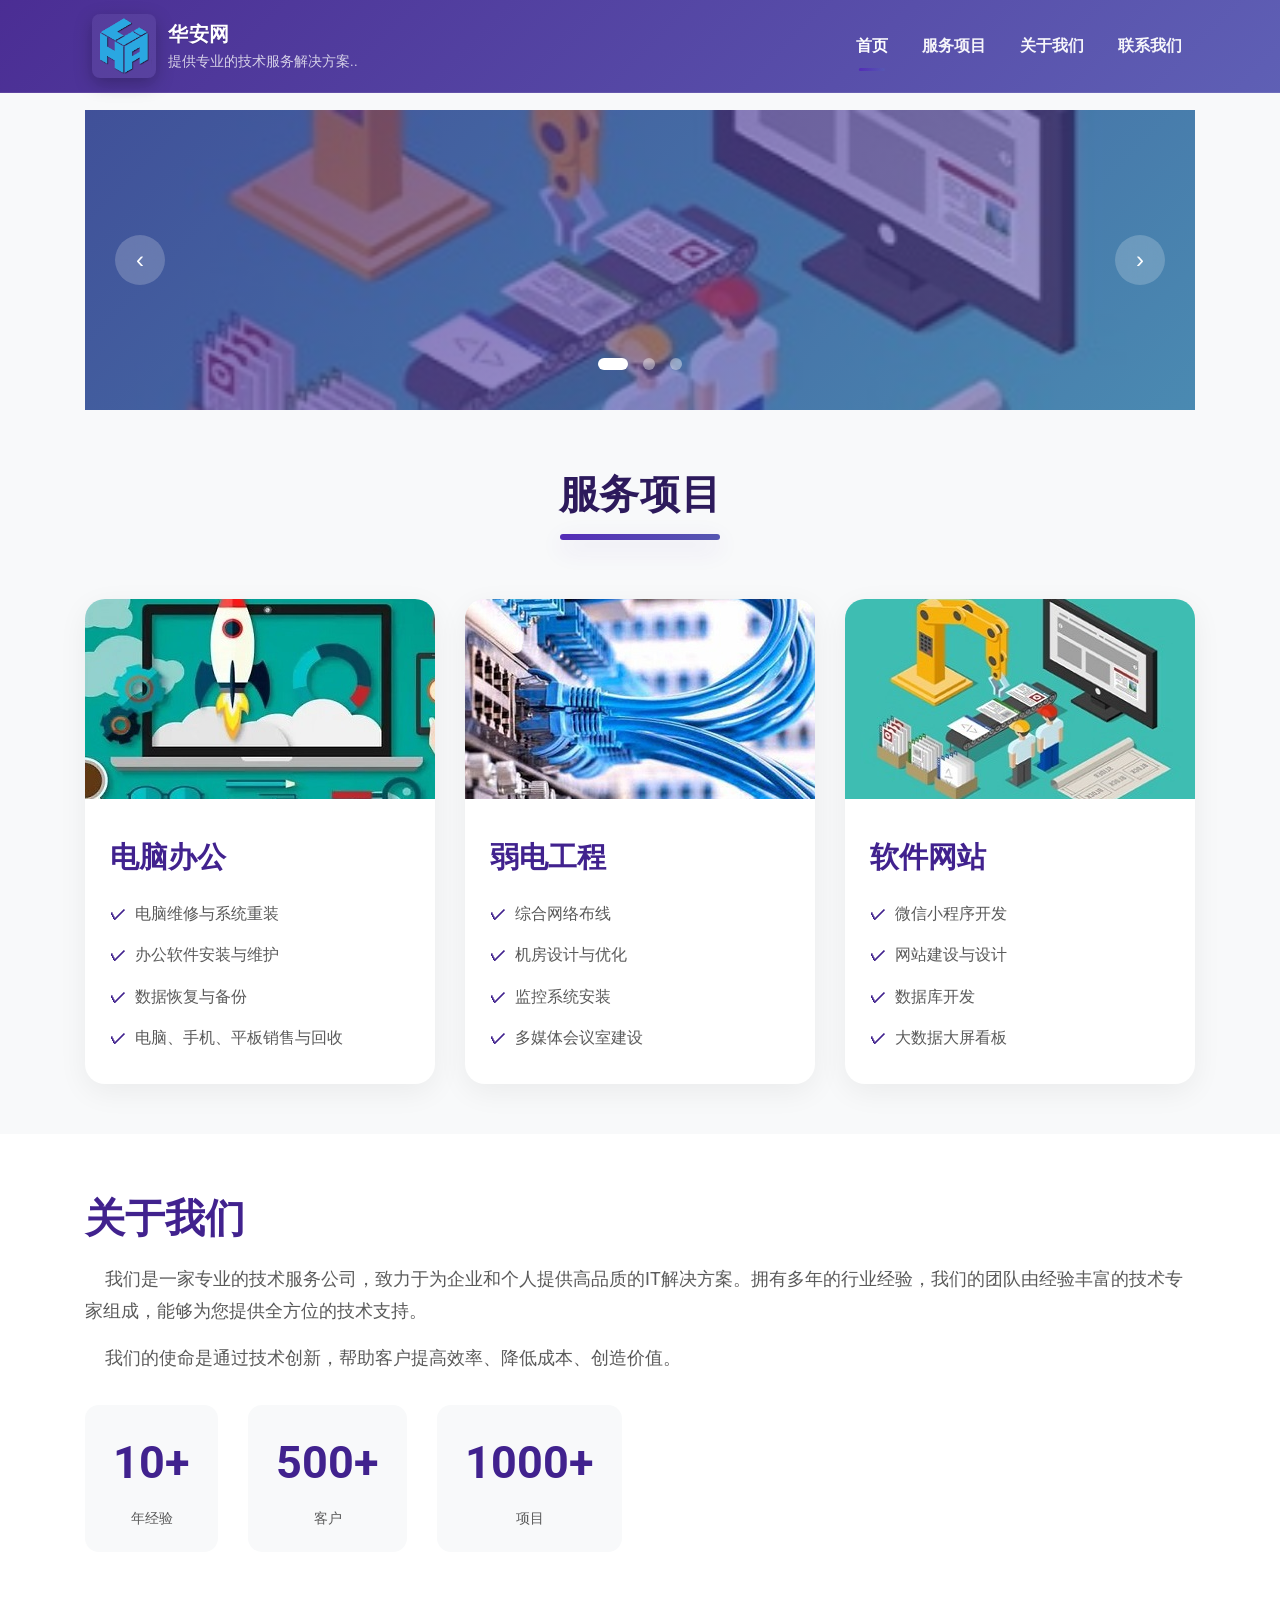
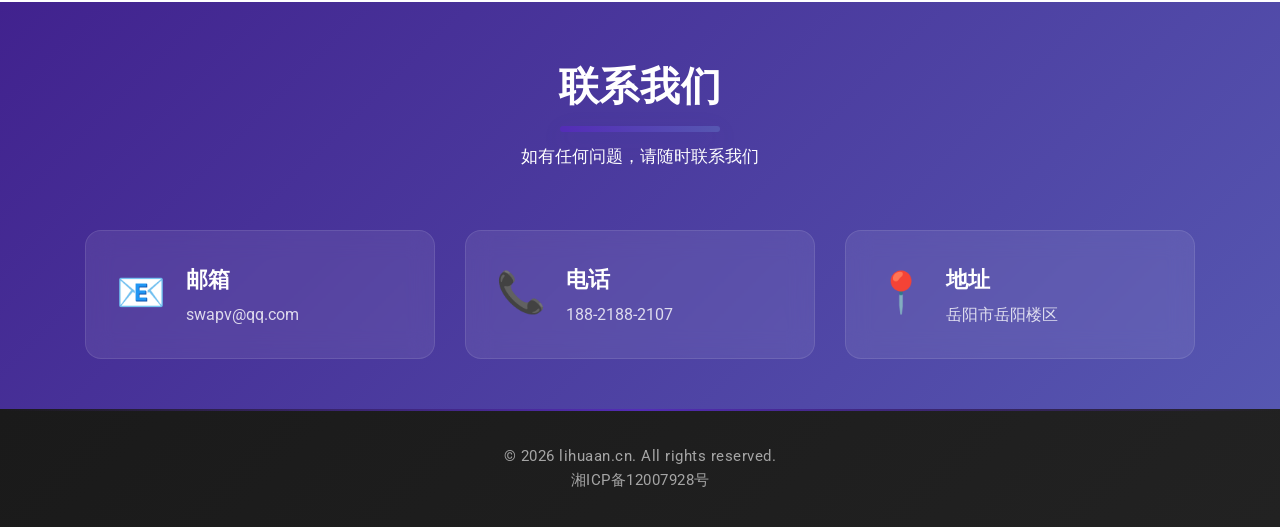
<file: public/index.html>
<!DOCTYPE html>
<html lang="zh-CN">
<head>
  <meta charset="UTF-8">
  <meta http-equiv="X-UA-Compatible" content="IE=edge">
  <meta name="viewport" content="width=device-width, initial-scale=1.0">
  <meta name="description" content="专业的电脑办公、弱电工程、软件网站开发服务">
  <title>华安网</title>
  <link rel="stylesheet" href="./assets/css/main.css">
</head>
<body>
<!-- Navigation -->
<nav class="navbar">
  <div class="container">
    <div class="navbar-brand">
      <img src="./assets/images/logo.png" alt="Logo" class="logo">
      <div class="brand-text">
        <h1 class="brand-name">华安网</h1>
        <p class="navbar-subtitle">提供专业的技术服务解决方案..</p>
      </div>
    </div>
    <ul class="navbar-nav">
      <li><a href="#home" class="nav-link active">首页</a></li>
      <li><a href="#services" class="nav-link">服务项目</a></li>
      <li><a href="#about" class="nav-link">关于我们</a></li>
      <li><a href="#contact" class="nav-link">联系我们</a></li>
    </ul>
    <button class="menu-toggle" aria-label="Toggle navigation">
      <span></span>
      <span></span>
      <span></span>
    </button>
  </div>
</nav>
<!-- /Navigation -->

<!-- Hero Section -->
<section id="home" class="hero">
  <div class="container">
    <div class="hero-slider">
      <div class="hero-slide active">
        <img src="./assets/images/post-2.jpg" alt="Slide 1">
      </div>
      <div class="hero-slide">
        <img src="./assets/images/post-3.jpg" alt="Slide 2">
      </div>
      <div class="hero-slide">
        <img src="./assets/images/post-4.jpg" alt="Slide 3">
      </div>
      <div class="slider-overlay"></div>
      <div class="slider-nav">
        <button class="prev-btn" aria-label="上一张">‹</button>
        <button class="next-btn" aria-label="下一张">›</button>
      </div>
      <div class="slider-dots">
        <span class="dot active" data-slide="0"></span>
        <span class="dot" data-slide="1"></span>
        <span class="dot" data-slide="2"></span>
      </div>
    </div>
  </div>
</section>
<!-- /Hero Section -->

<!-- Services Section -->
<section id="services" class="services">
  <div class="container">
    <div class="section-header">
      <h2>服务项目</h2>
    </div>
    <div class="services-grid">
      <div class="service-card">
        <div class="service-icon">
          <img src="./assets/images/post-3.jpg" alt="电脑办公">
        </div>
        <div class="service-info">
          <h3>电脑办公</h3>
          <ul>
            <li>电脑维修与系统重装</li>
            <li>办公软件安装与维护</li>
            <li>数据恢复与备份</li>
            <li>电脑、手机、平板销售与回收</li>
          </ul>
        </div>
      </div>
      <div class="service-card">
        <div class="service-icon">
          <img src="./assets/images/post-4.jpg" alt="弱电工程">
        </div>
        <div class="service-info">
          <h3>弱电工程</h3>
          <ul>
            <li>综合网络布线</li>
            <li>机房设计与优化</li>
            <li>监控系统安装</li>
            <li>多媒体会议室建设</li>
          </ul>
        </div>
      </div>
      <div class="service-card">
        <div class="service-icon">
          <img src="./assets/images/post-2.jpg" alt="软件网站">
        </div>
        <div class="service-info">
          <h3>软件网站</h3>
          <ul>
            <li>微信小程序开发</li>
            <li>网站建设与设计</li>
            <li>数据库开发</li>
            <li>大数据大屏看板</li>
          </ul>
        </div>
      </div>
    </div>
  </div>
</section>
<!-- /Services Section -->

<!-- About Section -->
<section id="about" class="about">
  <div class="container">
    <div class="about-content">
      <div class="about-text">
        <h2>关于我们</h2>
        <p>我们是一家专业的技术服务公司，致力于为企业和个人提供高品质的IT解决方案。拥有多年的行业经验，我们的团队由经验丰富的技术专家组成，能够为您提供全方位的技术支持。</p>
        <p>我们的使命是通过技术创新，帮助客户提高效率、降低成本、创造价值。</p>
        <div class="about-stats">
          <div class="stat-item">
            <span class="stat-number">10+</span>
            <span class="stat-label">年经验</span>
          </div>
          <div class="stat-item">
            <span class="stat-number">500+</span>
            <span class="stat-label">客户</span>
          </div>
          <div class="stat-item">
            <span class="stat-number">1000+</span>
            <span class="stat-label">项目</span>
          </div>
        </div>
      </div>
    </div>
  </div>
</section>
<!-- /About Section -->

<!-- Contact Section -->
<section id="contact" class="contact">
  <div class="container">
    <div class="section-header">
      <h2>联系我们</h2>
      <p>如有任何问题，请随时联系我们</p>
    </div>
    <div class="contact-info">
      <div class="contact-item">
        <div class="contact-icon">📧</div>
        <div class="contact-content">
          <h4>邮箱</h4>
          <p>swapv@qq.com</p>
        </div>
      </div>
      <div class="contact-item">
        <div class="contact-icon">📞</div>
        <div class="contact-content">
          <h4>电话</h4>
          <p>188-2188-2107</p>
        </div>
      </div>
      <div class="contact-item">
        <div class="contact-icon">📍</div>
        <div class="contact-content">
          <h4>地址</h4>
          <p>岳阳市岳阳楼区</p>
        </div>
      </div>
    </div>
  </div>
</section>
<!-- /Contact Section -->

<!-- Footer -->
<footer class="footer">
  <div class="container">
    <p>&copy; <script type="text/javascript">document.write(new Date().getFullYear());</script> lihuaan.cn. All rights reserved. <br><a  href="https://beian.miit.gov.cn/" rel="external nofollow" target="_blank">湘ICP备12007928号</a></p>
  </div>
</footer>
<!-- /Footer -->

<script src="./assets/js/main.js"></script>
</body>
</html>
</file>
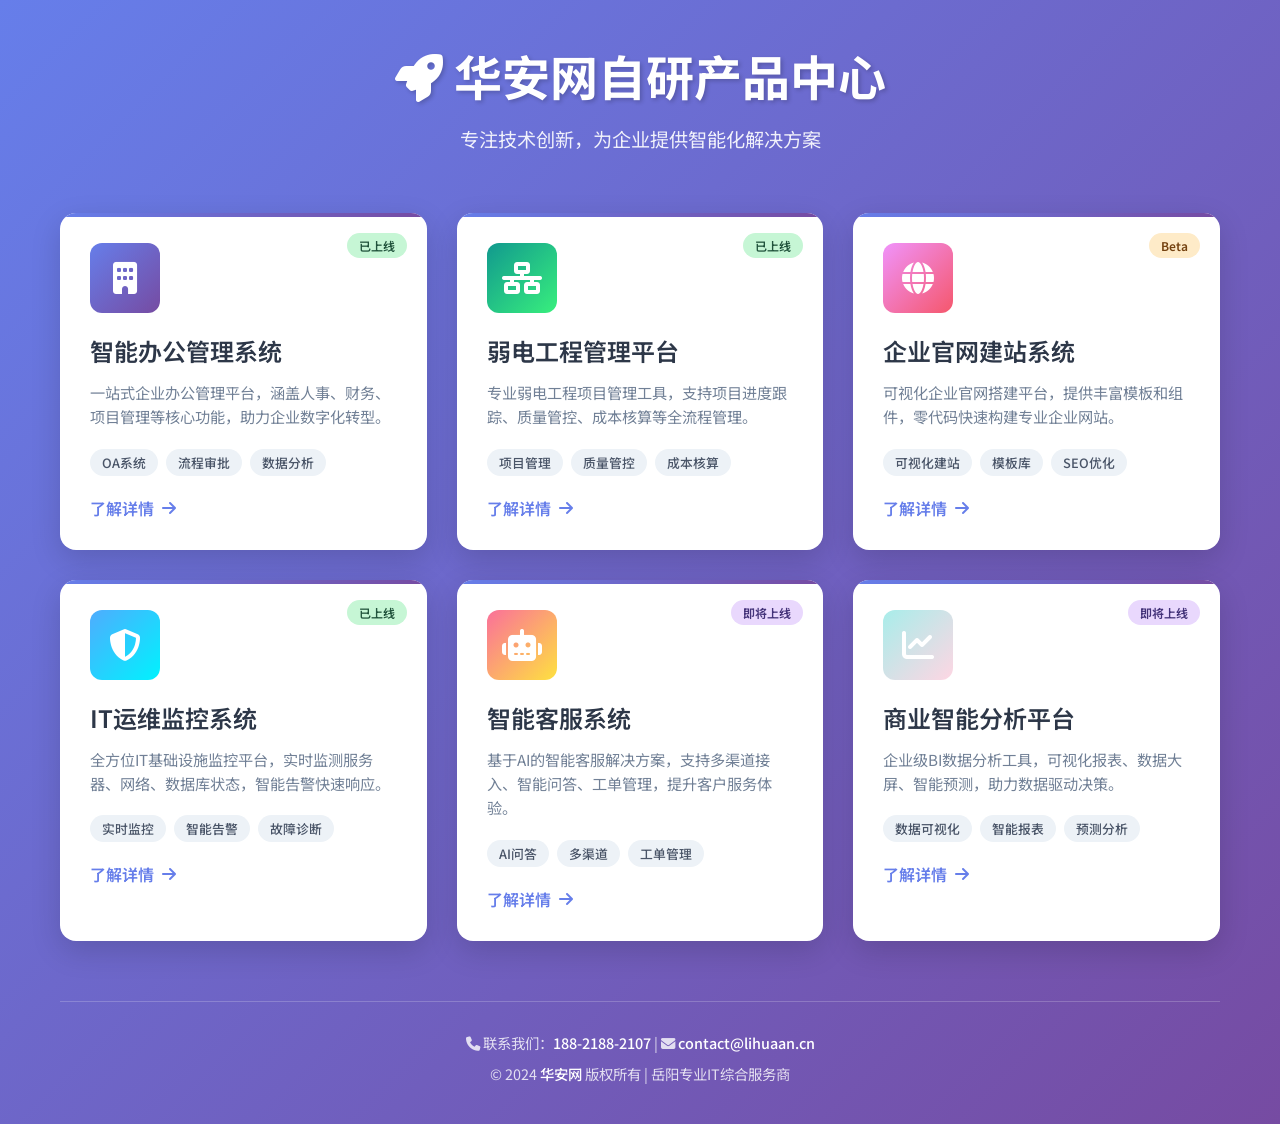
<file: docs/products.html>
<!DOCTYPE html>
<html lang="zh-CN">
<head>
    <meta charset="UTF-8">
    <meta name="viewport" content="width=device-width, initial-scale=1.0">
    <title>华安网 - 自研产品中心</title>
    <meta name="description" content="华安网自研产品展示，包括智能管理系统、企业服务平台、行业解决方案等">
    
    <!-- 字体和图标 -->
    <link rel="preconnect" href="https://fonts.googleapis.com">
    <link rel="preconnect" href="https://fonts.gstatic.com" crossorigin>
    <link href="https://fonts.googleapis.com/css2?family=Noto+Sans+SC:wght@300;400;500;600;700&display=swap" rel="stylesheet">
    <link rel="stylesheet" href="https://cdnjs.cloudflare.com/ajax/libs/font-awesome/6.4.0/css/all.min.css">
    
    <style>
        * {
            margin: 0;
            padding: 0;
            box-sizing: border-box;
        }

        body {
            font-family: 'Noto Sans SC', -apple-system, BlinkMacSystemFont, 'Segoe UI', sans-serif;
            background: linear-gradient(135deg, #667eea 0%, #764ba2 100%);
            min-height: 100vh;
            color: #333;
        }

        .container {
            max-width: 1200px;
            margin: 0 auto;
            padding: 40px 20px;
        }

        /* 头部样式 */
        .header {
            text-align: center;
            margin-bottom: 60px;
            animation: fadeInDown 0.8s ease-out;
        }

        .header h1 {
            font-size: 3rem;
            font-weight: 700;
            color: #fff;
            margin-bottom: 15px;
            text-shadow: 2px 2px 4px rgba(0,0,0,0.2);
        }

        .header p {
            font-size: 1.2rem;
            color: rgba(255,255,255,0.9);
            max-width: 600px;
            margin: 0 auto;
        }

        /* 产品网格 */
        .products-grid {
            display: grid;
            grid-template-columns: repeat(auto-fill, minmax(320px, 1fr));
            gap: 30px;
            margin-bottom: 40px;
        }

        /* 产品卡片 */
        .product-card {
            background: #fff;
            border-radius: 16px;
            padding: 30px;
            box-shadow: 0 10px 30px rgba(0,0,0,0.15);
            transition: all 0.3s ease;
            position: relative;
            overflow: hidden;
            animation: fadeInUp 0.6s ease-out;
            animation-fill-mode: both;
        }

        .product-card:nth-child(1) { animation-delay: 0.1s; }
        .product-card:nth-child(2) { animation-delay: 0.2s; }
        .product-card:nth-child(3) { animation-delay: 0.3s; }
        .product-card:nth-child(4) { animation-delay: 0.4s; }
        .product-card:nth-child(5) { animation-delay: 0.5s; }
        .product-card:nth-child(6) { animation-delay: 0.6s; }

        .product-card:hover {
            transform: translateY(-10px);
            box-shadow: 0 20px 40px rgba(0,0,0,0.2);
        }

        .product-card::before {
            content: '';
            position: absolute;
            top: 0;
            left: 0;
            right: 0;
            height: 4px;
            background: linear-gradient(90deg, #667eea, #764ba2);
        }

        .product-icon {
            width: 70px;
            height: 70px;
            border-radius: 12px;
            display: flex;
            align-items: center;
            justify-content: center;
            font-size: 2rem;
            margin-bottom: 20px;
            color: #fff;
        }

        .product-icon.blue { background: linear-gradient(135deg, #667eea, #764ba2); }
        .product-icon.green { background: linear-gradient(135deg, #11998e, #38ef7d); }
        .product-icon.orange { background: linear-gradient(135deg, #f093fb, #f5576c); }
        .product-icon.purple { background: linear-gradient(135deg, #4facfe, #00f2fe); }
        .product-icon.red { background: linear-gradient(135deg, #fa709a, #fee140); }
        .product-icon.teal { background: linear-gradient(135deg, #a8edea, #fed6e3); }

        .product-card h3 {
            font-size: 1.5rem;
            font-weight: 600;
            color: #2d3748;
            margin-bottom: 12px;
        }

        .product-card p {
            color: #718096;
            line-height: 1.6;
            margin-bottom: 20px;
            font-size: 0.95rem;
        }

        .product-tags {
            display: flex;
            flex-wrap: wrap;
            gap: 8px;
            margin-bottom: 20px;
        }

        .tag {
            background: #edf2f7;
            color: #4a5568;
            padding: 4px 12px;
            border-radius: 20px;
            font-size: 0.8rem;
            font-weight: 500;
        }

        .product-link {
            display: inline-flex;
            align-items: center;
            color: #667eea;
            text-decoration: none;
            font-weight: 600;
            transition: all 0.3s ease;
        }

        .product-link:hover {
            color: #764ba2;
            transform: translateX(5px);
        }

        .product-link i {
            margin-left: 8px;
            transition: transform 0.3s ease;
        }

        .product-link:hover i {
            transform: translateX(5px);
        }

        /* 状态标签 */
        .status-badge {
            position: absolute;
            top: 20px;
            right: 20px;
            padding: 4px 12px;
            border-radius: 20px;
            font-size: 0.75rem;
            font-weight: 600;
        }

        .status-badge.active {
            background: #c6f6d5;
            color: #22543d;
        }

        .status-badge.beta {
            background: #feebc8;
            color: #744210;
        }

        .status-badge.coming-soon {
            background: #e9d8fd;
            color: #44337a;
        }

        /* 底部信息 */
        .footer {
            text-align: center;
            margin-top: 60px;
            padding-top: 30px;
            border-top: 1px solid rgba(255,255,255,0.2);
            animation: fadeIn 1s ease-out 0.8s both;
        }

        .footer p {
            color: rgba(255,255,255,0.8);
            font-size: 0.9rem;
        }

        .footer a {
            color: #fff;
            text-decoration: none;
            font-weight: 500;
        }

        .footer a:hover {
            text-decoration: underline;
        }

        /* 动画 */
        @keyframes fadeInDown {
            from {
                opacity: 0;
                transform: translateY(-30px);
            }
            to {
                opacity: 1;
                transform: translateY(0);
            }
        }

        @keyframes fadeInUp {
            from {
                opacity: 0;
                transform: translateY(30px);
            }
            to {
                opacity: 1;
                transform: translateY(0);
            }
        }

        @keyframes fadeIn {
            from { opacity: 0; }
            to { opacity: 1; }
        }

        /* 响应式设计 */
        @media (max-width: 768px) {
            .header h1 {
                font-size: 2rem;
            }

            .header p {
                font-size: 1rem;
            }

            .products-grid {
                grid-template-columns: 1fr;
                gap: 20px;
            }

            .product-card {
                padding: 25px;
            }
        }

        @media (max-width: 480px) {
            .container {
                padding: 20px 15px;
            }

            .header h1 {
                font-size: 1.8rem;
            }

            .product-card h3 {
                font-size: 1.3rem;
            }
        }
    </style>
</head>
<body>
    <div class="container">
        <!-- 头部 -->
        <header class="header">
            <h1><i class="fas fa-rocket"></i> 华安网自研产品中心</h1>
            <p>专注技术创新，为企业提供智能化解决方案</p>
        </header>

        <!-- 产品列表 -->
        <div class="products-grid">
            <!-- 产品1 -->
            <div class="product-card">
                <span class="status-badge active">已上线</span>
                <div class="product-icon blue">
                    <i class="fas fa-building"></i>
                </div>
                <h3>智能办公管理系统</h3>
                <p>一站式企业办公管理平台，涵盖人事、财务、项目管理等核心功能，助力企业数字化转型。</p>
                <div class="product-tags">
                    <span class="tag">OA系统</span>
                    <span class="tag">流程审批</span>
                    <span class="tag">数据分析</span>
                </div>
                <a href="#" class="product-link">
                    了解详情 <i class="fas fa-arrow-right"></i>
                </a>
            </div>

            <!-- 产品2 -->
            <div class="product-card">
                <span class="status-badge active">已上线</span>
                <div class="product-icon green">
                    <i class="fas fa-network-wired"></i>
                </div>
                <h3>弱电工程管理平台</h3>
                <p>专业弱电工程项目管理工具，支持项目进度跟踪、质量管控、成本核算等全流程管理。</p>
                <div class="product-tags">
                    <span class="tag">项目管理</span>
                    <span class="tag">质量管控</span>
                    <span class="tag">成本核算</span>
                </div>
                <a href="#" class="product-link">
                    了解详情 <i class="fas fa-arrow-right"></i>
                </a>
            </div>

            <!-- 产品3 -->
            <div class="product-card">
                <span class="status-badge beta">Beta</span>
                <div class="product-icon orange">
                    <i class="fas fa-globe"></i>
                </div>
                <h3>企业官网建站系统</h3>
                <p>可视化企业官网搭建平台，提供丰富模板和组件，零代码快速构建专业企业网站。</p>
                <div class="product-tags">
                    <span class="tag">可视化建站</span>
                    <span class="tag">模板库</span>
                    <span class="tag">SEO优化</span>
                </div>
                <a href="#" class="product-link">
                    了解详情 <i class="fas fa-arrow-right"></i>
                </a>
            </div>

            <!-- 产品4 -->
            <div class="product-card">
                <span class="status-badge active">已上线</span>
                <div class="product-icon purple">
                    <i class="fas fa-shield-alt"></i>
                </div>
                <h3>IT运维监控系统</h3>
                <p>全方位IT基础设施监控平台，实时监测服务器、网络、数据库状态，智能告警快速响应。</p>
                <div class="product-tags">
                    <span class="tag">实时监控</span>
                    <span class="tag">智能告警</span>
                    <span class="tag">故障诊断</span>
                </div>
                <a href="#" class="product-link">
                    了解详情 <i class="fas fa-arrow-right"></i>
                </a>
            </div>

            <!-- 产品5 -->
            <div class="product-card">
                <span class="status-badge coming-soon">即将上线</span>
                <div class="product-icon red">
                    <i class="fas fa-robot"></i>
                </div>
                <h3>智能客服系统</h3>
                <p>基于AI的智能客服解决方案，支持多渠道接入、智能问答、工单管理，提升客户服务体验。</p>
                <div class="product-tags">
                    <span class="tag">AI问答</span>
                    <span class="tag">多渠道</span>
                    <span class="tag">工单管理</span>
                </div>
                <a href="#" class="product-link">
                    了解详情 <i class="fas fa-arrow-right"></i>
                </a>
            </div>

            <!-- 产品6 -->
            <div class="product-card">
                <span class="status-badge coming-soon">即将上线</span>
                <div class="product-icon teal">
                    <i class="fas fa-chart-line"></i>
                </div>
                <h3>商业智能分析平台</h3>
                <p>企业级BI数据分析工具，可视化报表、数据大屏、智能预测，助力数据驱动决策。</p>
                <div class="product-tags">
                    <span class="tag">数据可视化</span>
                    <span class="tag">智能报表</span>
                    <span class="tag">预测分析</span>
                </div>
                <a href="#" class="product-link">
                    了解详情 <i class="fas fa-arrow-right"></i>
                </a>
            </div>
        </div>

        <!-- 底部 -->
        <footer class="footer">
            <p>
                <i class="fas fa-phone"></i> 联系我们：<a href="tel:188-2188-2107">188-2188-2107</a> | 
                <i class="fas fa-envelope"></i> <a href="mailto:contact@lihuaan.cn">contact@lihuaan.cn</a>
            </p>
            <p style="margin-top: 10px;">
                &copy; 2024 <a href="https://lihuaan.cn">华安网</a> 版权所有 | 岳阳专业IT综合服务商
            </p>
        </footer>
    </div>
</body>
</html>
</file>
<file: public/assets/css/main.css>
@import url("https://fonts.googleapis.com/css?family=Playfair+Display:700|Roboto:400");

:root {
  --primary-color: #41228e;
  --primary-dark: #2d1a5c;
  --secondary-color: #5657b1;
  --accent-color: #542cb7;
  --text-dark: #222222;
  --text-gray: #5a5a5a;
  --text-gray-light: #8a8a8a;
  --text-white: #f4f0f0;
  --bg-light: #f8f9fa;
  --bg-white: #ffffff;
  --border-color: #e9ecef;
}

* {
  margin: 0;
  padding: 0;
  box-sizing: border-box;
}

html {
  scroll-behavior: smooth;
  scroll-padding-top: 60px; /* 全局滚动padding */
}

#home {
  scroll-margin-top: 120px; /* 首页需要更大的padding */
}

body {
  font-family: "Roboto", sans-serif;
  font-size: 16px;
  line-height: 1.6;
  color: var(--text-dark);
  background-color: var(--bg-light);
  overflow-x: hidden;
}

::-moz-selection, ::selection {
  background: var(--accent-color);
  color: #fff;
}

h1, h2, h3, h4, h5, h6 {
  font-family: "Playfair Display", serif;
  margin-bottom: 1rem;
  color: var(--text-dark);
}

h1 { font-size: 3.5rem; }
h2 { font-size: 2.5rem; }
h3 { font-size: 1.8rem; }
h4 { font-size: 1.4rem; }

p {
  color: var(--text-gray);
  margin-bottom: 1rem;
}

.container {
  width: 100%;
  padding: 0 15px;
  margin: 0 auto;
}

@media (min-width: 576px) {
  .container { max-width: 540px; }
}

@media (min-width: 768px) {
  .container { max-width: 720px; }
}

@media (min-width: 992px) {
  .container { max-width: 960px; }
}

@media (min-width: 1200px) {
  .container { max-width: 1140px; }
}

.btn {
  display: inline-block;
  padding: 12px 30px;
  font-size: 1rem;
  font-weight: 600;
  text-decoration: none;
  border-radius: 50px;
  transition: all 0.3s ease;
  text-align: center;
}

.btn-primary {
  background: linear-gradient(135deg, var(--primary-color), var(--secondary-color));
  color: #fff;
  position: relative;
  overflow: hidden;
}

.btn-primary::before {
  content: "";
  position: absolute;
  top: 0;
  left: -100%;
  width: 100%;
  height: 100%;
  background: linear-gradient(90deg, transparent, rgba(255,255,255,0.2), transparent);
  transition: left 0.5s ease;
}

.btn-primary:hover::before {
  left: 100%;
}

.btn-primary:hover {
  transform: translateY(-3px) scale(1.02);
  box-shadow: 0 15px 40px rgba(65, 34, 142, 0.4);
}

.navbar {
  position: fixed;
  top: 0;
  left: 0;
  right: 0;
  z-index: 1000;
  background: linear-gradient(135deg, rgba(65, 34, 142, 0.95) 0%, rgba(86, 87, 177, 0.95) 100%);
  backdrop-filter: blur(10px);
  border-bottom: 1px solid rgba(255, 255, 255, 0.1);
  transition: all 0.3s ease;
}

.navbar .container {
  position: relative;
  display: flex;
  justify-content: space-between;
  align-items: center;
  padding: 14px 22px;
}

.navbar-brand {
  display: flex;
  align-items: center;
  text-decoration: none;
  color: #fff;
  gap: 12px;
}

.logo {
  width: 64px;
  height: 64px;
  flex-shrink: 0;
  border-radius: 8px;
  object-fit: cover;
  box-shadow: 0 6px 18px rgba(0,0,0,0.25);
  background: rgba(255,255,255,0.06);
  padding: 4px;
  transition: transform 0.25s ease, box-shadow 0.25s ease, width 0.25s ease, height 0.25s ease;
}

.logo:hover {
  transform: translateY(-3px) rotate(-3deg);
  box-shadow: 0 14px 30px rgba(65,34,142,0.25);
}

.brand-text {
  display: flex;
  flex-direction: column;
  line-height: 1;
  justify-content: center;
}

.brand-name {
  font-family: "Playfair Display", serif;
  font-size: 1.25rem;
  font-weight: 700;
  color: #fff;
  letter-spacing: 0.5px;
  text-shadow: 0 1px 0 rgba(0,0,0,0.15);
  transition: font-size 0.2s ease, transform 0.2s ease;
}

.navbar-nav {
  display: flex;
  list-style: none;
  gap: 22px;
  align-items: center;
}

.nav-link {
  text-decoration: none;
  color: rgba(255, 255, 255, 0.95);
  padding: 8px 6px;
  font-weight: 600;
  transition: color 0.18s ease;
  position: relative;
  font-size: 0.98rem;
}

.nav-link:hover,
.nav-link.active {
  color: #fff;
}

.nav-link::after {
  content: "";
  position: absolute;
  left: 50%;
  bottom: -8px;
  transform: translateX(-50%) scaleX(0);
  transform-origin: center;
  width: 60%;
  height: 3px;
  border-radius: 3px;
  background: linear-gradient(90deg, var(--accent-color), var(--secondary-color));
  transition: transform 0.25s cubic-bezier(.2,.9,.2,1);
}

.nav-link:hover::after,
.nav-link.active::after {
  transform: translateX(-50%) scaleX(1);
}

.menu-toggle {
  display: none;
  flex-direction: column;
  background: none;
  border: none;
  cursor: pointer;
  padding: 10px;
}

.menu-toggle span {
  width: 25px;
  height: 3px;
  background: rgba(255,255,255,0.95);
  margin: 3px 0;
  transition: all 0.3s ease;
}

@media (max-width: 768px) {
  .navbar-nav {
    position: absolute;
    top: 100%;
    /* 基于菜单按钮（在容器内靠右）的内边距对齐 */
    right: 22px;
    left: auto;
    width: 130px;
    background: linear-gradient(135deg, rgba(65, 34, 142, 0.98) 0%, rgba(86, 87, 177, 0.98) 100%);
    background-origin: content-box;
    flex-direction: column;
    align-items: flex-end;
    padding: 20px;
    display: none;
    box-shadow: 0 5px 20px rgba(0, 0, 0, 0.3);
  }

  .navbar-nav.active {
    display: flex;
  }

  .nav-link {
    padding: 10px 12px;
    border-bottom: 1px solid rgba(255, 255, 255, 0.1);
    text-align: right;
    width: 100%;
    box-sizing: border-box;
    font-size: 0.95rem;
  }

  .nav-link:last-child {
    border-bottom: none;
  }

  .menu-toggle {
    display: flex;
  }
}

.navbar h1 {
  font-size: 1.25rem;
  margin: 0;
  color: #fff;
  line-height: 1;
}

.navbar-subtitle {
  font-size: 0.85rem;
  margin: 12px 0 0 0;
  color: rgba(255,255,255,0.85);
  opacity: 0.9;
  font-weight: 400;
}

/* 小屏幕时缩小 logo 和文字 */
@media (max-width: 480px) {
  .logo { width: 48px; height: 48px; }
  .brand-name { font-size: 1rem; }
  .navbar-subtitle { font-size: 0.75rem; }
}

/* 导航滚动时的收缩效果 */
.navbar--scrolled {
  box-shadow: 0 6px 26px rgba(0,0,0,0.12);
  background: linear-gradient(135deg, rgba(65, 34, 142, 1) 0%, rgba(86, 87, 177, 1) 100%);
}

.navbar--scrolled .container {
  padding: 8px 15px;
}

.navbar--scrolled .logo {
  width: 48px;
  height: 48px;
}

.navbar--scrolled .brand-name {
  font-size: 1rem;
}

@keyframes float {
  0%, 100% { transform: translateY(0); }
  50% { transform: translateY(-10px); }
}

@keyframes pulse {
  0%, 100% { transform: scale(1); }
  50% { transform: scale(1.05); }
}

@keyframes shimmer {
  0% {
    transform: translateX(-100%) rotate(45deg);
    opacity: 0;
  }
  50% {
    opacity: 1;
  }
  100% {
    transform: translateX(100%) rotate(45deg);
    opacity: 0;
  }
}
/* Hero Section Styles */
.hero {
  position: relative;
  height: 300px;
  display: flex;
  align-items: center;
  justify-content: center;
  overflow: hidden;
  margin-top: 110px; /* 避开固定导航栏 */
}

.hero-slider {
  position: relative;
  width: 100%;
  height: 300px;
}

.hero-slide {
  position: absolute;
  top: 0;
  left: 0;
  width: 100%;
  height: 100%;
  opacity: 0;
  visibility: hidden;
  transition: all 0.6s cubic-bezier(0.25, 0.8, 0.25, 1);
}

.hero-slide.active {
  opacity: 1;
  visibility: visible;
}

.hero-slide img {
  width: 100%;
  height: 100%;
  object-fit: cover;
}

.slider-overlay {
  position: absolute;
  top: 0;
  left: 0;
  width: 100%;
  height: 100%;
  background: linear-gradient(135deg, rgba(65, 34, 142, 0.7) 0%, rgba(86, 87, 177, 0.5) 100%);
  z-index: 1;
}

.slider-nav {
  position: absolute;
  top: 50%;
  transform: translateY(-50%);
  width: 100%;
  display: flex;
  justify-content: space-between;
  padding: 0 30px;
  z-index: 3;
}

.prev-btn,
.next-btn {
  width: 50px;
  height: 50px;
  border: none;
  border-radius: 50%;
  background: rgba(255, 255, 255, 0.2);
  backdrop-filter: blur(10px);
  color: #fff;
  font-size: 1.5rem;
  cursor: pointer;
  transition: all 0.3s ease;
  display: flex;
  align-items: center;
  justify-content: center;
}

.prev-btn:hover,
.next-btn:hover {
  background: rgba(255, 255, 255, 0.35);
  transform: scale(1.1);
}

.slider-dots {
  position: absolute;
  bottom: 40px;
  left: 50%;
  transform: translateX(-50%);
  display: flex;
  gap: 15px;
  z-index: 3;
}

.dot {
  width: 12px;
  height: 12px;
  border-radius: 50%;
  background: rgba(255, 255, 255, 0.4);
  cursor: pointer;
  transition: all 0.3s ease;
}

.dot.active {
  width: 30px;
  border-radius: 6px;
  background: #fff;
}

@media (max-width: 768px) {
  .slider-nav {
    padding: 0 15px;
  }

  .prev-btn,
  .next-btn {
    width: 40px;
    height: 40px;
    font-size: 1.2rem;
  }
}

@media (max-width: 576px) {
  h1 { font-size: 2rem; }
  h2 { font-size: 1.8rem; }
  h3 { font-size: 1.4rem; }

  .services, .about, .contact {
    padding: 50px 0;
  }

  .slider-dots {
    bottom: 25px;
  }

  .dot {
    width: 10px;
    height: 10px;
  }

  .dot.active {
    width: 25px;
  }

  .about-stats {
    flex-direction: column;
    gap: 15px;
  }
}

.services {
  padding: 50px 0;
  background: var(--bg-light);
}

.section-header {
  text-align: center;
  margin-bottom: 60px;
  position: relative;
}

.section-header h2 {
  font-size: 2.5rem;
  margin-bottom: 15px;
  color: var(--primary-dark);
  letter-spacing: 0.6px;
  font-weight: 700;
  display: inline-block;
  position: relative;
}

.section-header h2::after {
  content: "";
  position: absolute;
  left: 50%;
  transform: translateX(-50%);
  bottom: -16px;
  width: 160px;
  height: 6px;
  border-radius: 6px;
  background: linear-gradient(90deg, var(--accent-color), var(--secondary-color));
  box-shadow: 0 8px 24px rgba(84,44,183,0.16);
}

.section-header p {
  font-size: 1.05rem;
  color: var(--text-gray);
  max-width: 760px;
  margin: 12px auto 0 auto;
}

@media (max-width: 768px) {
  .section-header h2 { font-size: 2rem; }
  .section-header h2::after { width: 110px; bottom: -12px; height: 5px; }
  .section-header p { font-size: 0.98rem; padding: 0 18px; }
}

.services-grid {
  display: grid;
  grid-template-columns: repeat(auto-fit, minmax(300px, 1fr));
  gap: 30px;
}

.service-card {
  background: var(--bg-white);
  border-radius: 20px;
  overflow: hidden;
  box-shadow: 0 8px 30px rgba(0, 0, 0, 0.06);
  transition: all 0.45s cubic-bezier(0.25, 0.8, 0.25, 1);
  position: relative;
}

.service-card::before {
  content: "";
  position: absolute;
  top: 0;
  left: 0;
  right: 0;
  height: 5px;
  background: linear-gradient(90deg, var(--primary-color), var(--secondary-color), var(--accent-color));
  transform: scaleX(0);
  transition: transform 0.45s cubic-bezier(0.25, 0.8, 0.25, 1);
}

.service-card:hover::before {
  transform: scaleX(1);
}

.service-card::after {
  content: "";
  position: absolute;
  top: -50%;
  left: -50%;
  width: 200%;
  height: 200%;
  background: linear-gradient(45deg, transparent, rgba(65, 34, 142, 0.03), transparent);
  transform: rotate(45deg);
  transition: all 0.6s ease;
  opacity: 0;
}

.service-card:hover::after {
  animation: shimmer 0.6s ease;
}

.service-card:hover {
  transform: translateY(-10px) scale(1.02);
  box-shadow: 0 25px 60px rgba(65, 34, 142, 0.18);
}

.service-icon {
  overflow: hidden;
  position: relative;
}

.service-icon::before {
  content: "";
  position: absolute;
  inset: 0;
  background: linear-gradient(135deg, rgba(65, 34, 142, 0.1), transparent);
  opacity: 0;
  transition: opacity 0.3s ease;
  z-index: 1;
}

.service-card:hover .service-icon::before {
  opacity: 1;
}

.service-icon img {
  width: 100%;
  height: 200px;
  object-fit: cover;
  transition: transform 0.5s cubic-bezier(0.25, 0.8, 0.25, 1);
}

.service-card:hover .service-icon img {
  transform: scale(1.1);
}

.service-info {
  padding: 25px;
}

.service-info h3 {
  color: var(--primary-color);
  margin-bottom: 15px;
}

.service-info ul {
  list-style: none;
}

.service-info li {
  padding: 8px 0;
  padding-left: 25px;
  position: relative;
  color: var(--text-gray);
}

.service-info li::before {
  content: "✓";
  position: absolute;
  left: 0;
  color: var(--primary-color);
  font-weight: bold;
}

.about {
  padding: 50px 0;
  background: var(--bg-white);
}

.about-content {
  display: grid;
  grid-template-columns: repeat(auto-fit, minmax(300px, 1fr));
  gap: 50px;
  align-items: center;
}

.about-icon {
  width: 220px;
  height: 220px;
  background: linear-gradient(135deg, var(--primary-color), var(--secondary-color));
  border-radius: 50%;
  display: flex;
  align-items: center;
  justify-content: center;
  box-shadow: 
    0 20px 50px rgba(65, 34, 142, 0.35),
    inset 0 2px 10px rgba(255, 255, 255, 0.15);
  margin: 0 auto;
  position: relative;
  transition: transform 0.4s ease, box-shadow 0.4s ease;
}

.about-icon::before {
  content: "";
  position: absolute;
  inset: -8px;
  border-radius: 50%;
  background: linear-gradient(135deg, var(--primary-color), var(--secondary-color));
  opacity: 0.3;
  filter: blur(15px);
}

.about-icon:hover {
  transform: scale(1.05);
  box-shadow: 
    0 30px 60px rgba(65, 34, 142, 0.45),
    inset 0 2px 10px rgba(255, 255, 255, 0.2);
}

.icon-text {
  font-family: "Playfair Display", serif;
  font-size: 3.5rem;
  font-weight: 700;
  color: #fff;
  text-shadow: 0 2px 10px rgba(0, 0, 0, 0.2);
}

.about-text h2 {
  color: var(--primary-color);
}

.about-text p {
  font-size: 1.1rem;
  line-height: 1.8;
  text-indent: 2ch;
  text-align: left;
}

.about-stats {
  display: flex;
  gap: 30px;
  margin-top: 30px;
}

.stat-item {
  text-align: center;
  padding: 22px 28px;
  background: var(--bg-light);
  border-radius: 14px;
  transition: all 0.3s ease;
}

.stat-item:hover {
  transform: translateY(-4px);
  background: linear-gradient(135deg, rgba(65, 34, 142, 0.08), rgba(86, 87, 177, 0.08));
}

.stat-number {
  display: block;
  font-size: 2.8rem;
  font-weight: 700;
  color: var(--primary-color);
  margin-bottom: 6px;
}

.stat-label {
  font-size: 0.9rem;
  color: var(--text-gray);
  font-weight: 500;
}

@media (max-width: 768px) {
  .about-content {
    text-align: center;
  }

  .about-stats {
    justify-content: center;
  }
}

.contact {
  padding: 50px 0;
  background: linear-gradient(135deg, var(--primary-color) 0%, var(--secondary-color) 100%);
}

.contact .section-header h2,
.contact .section-header p {
  color: #fff;
}

.contact-info {
  display: grid;
  grid-template-columns: repeat(auto-fit, minmax(250px, 1fr));
  gap: 30px;
}

.contact-item {
  display: flex;
  align-items: flex-start;
  background: rgba(255, 255, 255, 0.08);
  padding: 30px;
  border-radius: 16px;
  backdrop-filter: blur(12px);
  border: 1px solid rgba(255, 255, 255, 0.1);
  transition: all 0.35s cubic-bezier(0.25, 0.8, 0.25, 1);
}

.contact-item:hover {
  background: rgba(255, 255, 255, 0.15);
  transform: translateY(-5px);
  box-shadow: 0 15px 40px rgba(0, 0, 0, 0.2);
}

.contact-icon {
  font-size: 2.5rem;
  margin-right: 20px;
}

.contact-content h4 {
  color: #fff;
  margin-bottom: 5px;
}

.contact-content p {
  color: rgba(255, 255, 255, 0.8);
  margin-bottom: 0;
}

.footer {
  padding: 35px 0;
  background: linear-gradient(135deg, #1a1a1a 0%, #222222 100%);
  text-align: center;
  position: relative;
}

.footer::before {
  content: "";
  position: absolute;
  top: 0;
  left: 0;
  right: 0;
  height: 2px;
  background: linear-gradient(90deg, transparent, var(--accent-color), transparent);
}

.footer p,
.footer p a{
  color: rgba(255, 255, 255, 0.6);
  margin-bottom: 0;
  font-size: 0.95rem;
  letter-spacing: 0.5px;
  text-decoration: none;
  transition: color 0.2s ease; 
}
</file>
